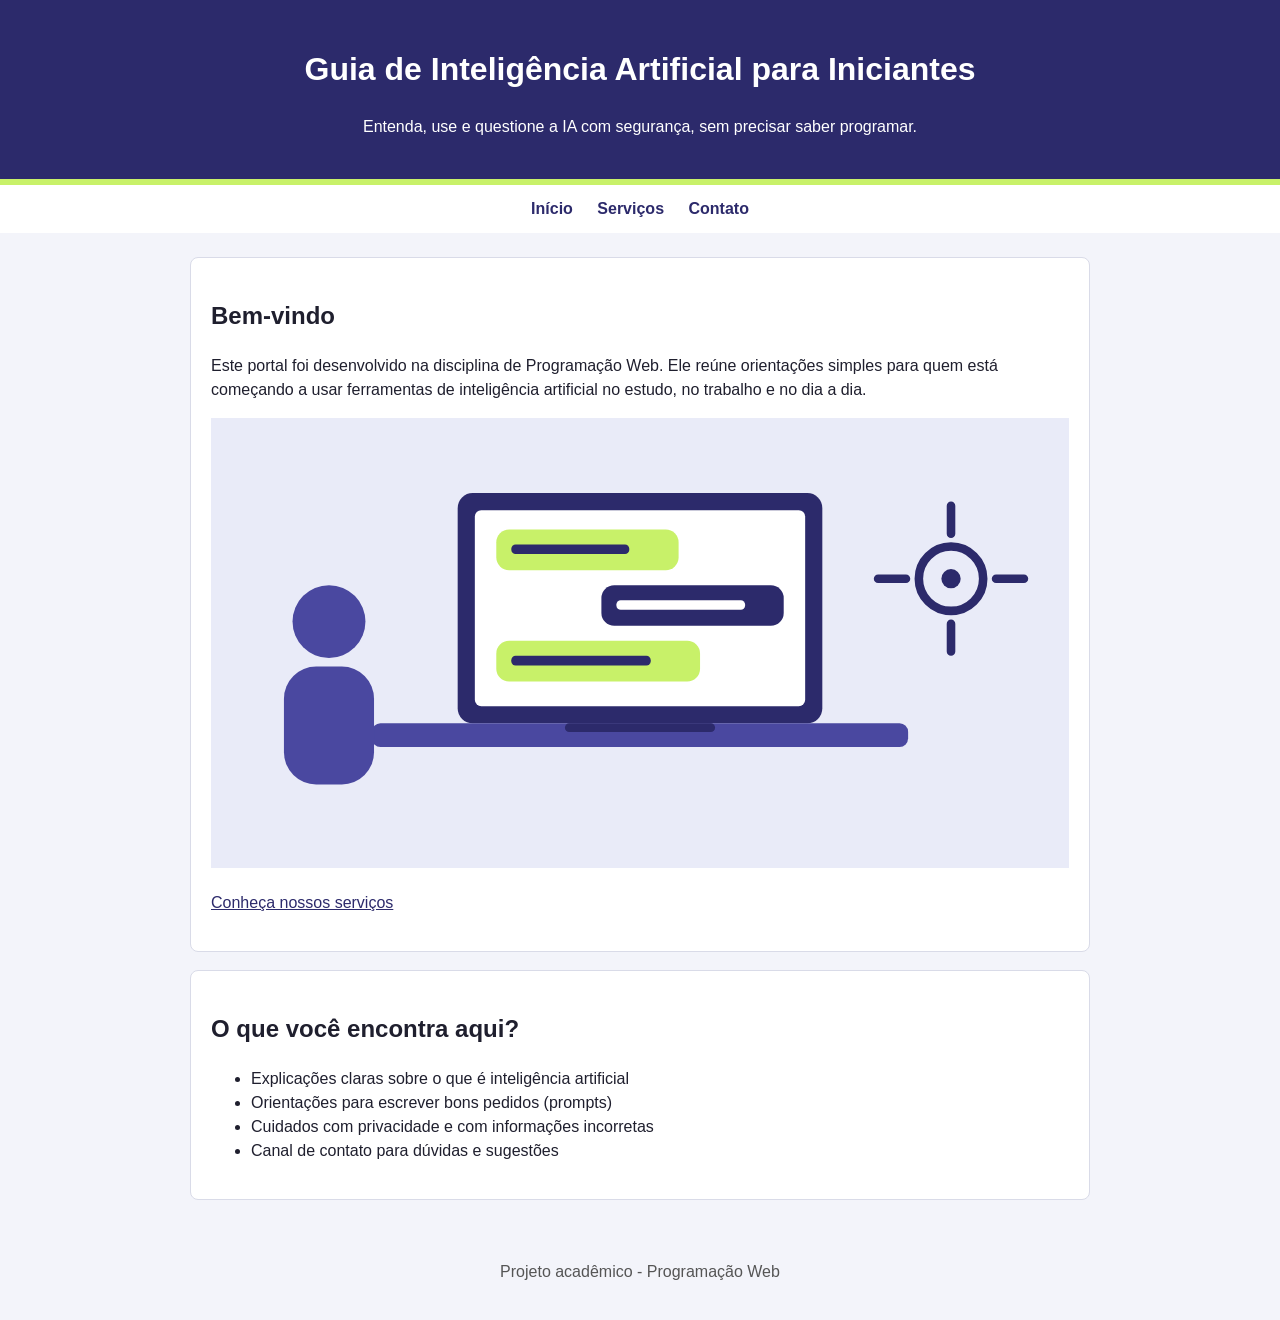
<file: index.html>
<!DOCTYPE html>
<html lang="pt-BR">
<head>
  <meta charset="UTF-8">
  <meta name="viewport" content="width=device-width, initial-scale=1.0">
  <title>Guia de IA para Iniciantes</title>
  <link rel="icon" type="image/svg+xml" href="img/favicon.svg">
  <link rel="stylesheet" href="css/style.css">
</head>
<body>
  <header>
    <h1>Guia de Inteligência Artificial para Iniciantes</h1>
    <p>Entenda, use e questione a IA com segurança, sem precisar saber programar.</p>
  </header>

  <nav>
    <a href="index.html">Início</a>
    <a href="servicos.html">Serviços</a>
    <a href="contato.html">Contato</a>
  </nav>

  <main>
    <section>
      <h2>Bem-vindo</h2>
      <p>Este portal foi desenvolvido na disciplina de Programação Web. Ele reúne orientações simples para quem está começando a usar ferramentas de inteligência artificial no estudo, no trabalho e no dia a dia.</p>
      <img src="img/portal.svg" alt="Pessoa conversando com um assistente de inteligência artificial em um computador">
      <p><a href="servicos.html">Conheça nossos serviços</a></p>
    </section>

    <section>
      <h2>O que você encontra aqui?</h2>
      <ul>
        <li>Explicações claras sobre o que é inteligência artificial</li>
        <li>Orientações para escrever bons pedidos (prompts)</li>
        <li>Cuidados com privacidade e com informações incorretas</li>
        <li>Canal de contato para dúvidas e sugestões</li>
      </ul>
    </section>
  </main>

  <footer>
    <p>Projeto acadêmico - Programação Web</p>
  </footer>
</body>
</html>
</file>
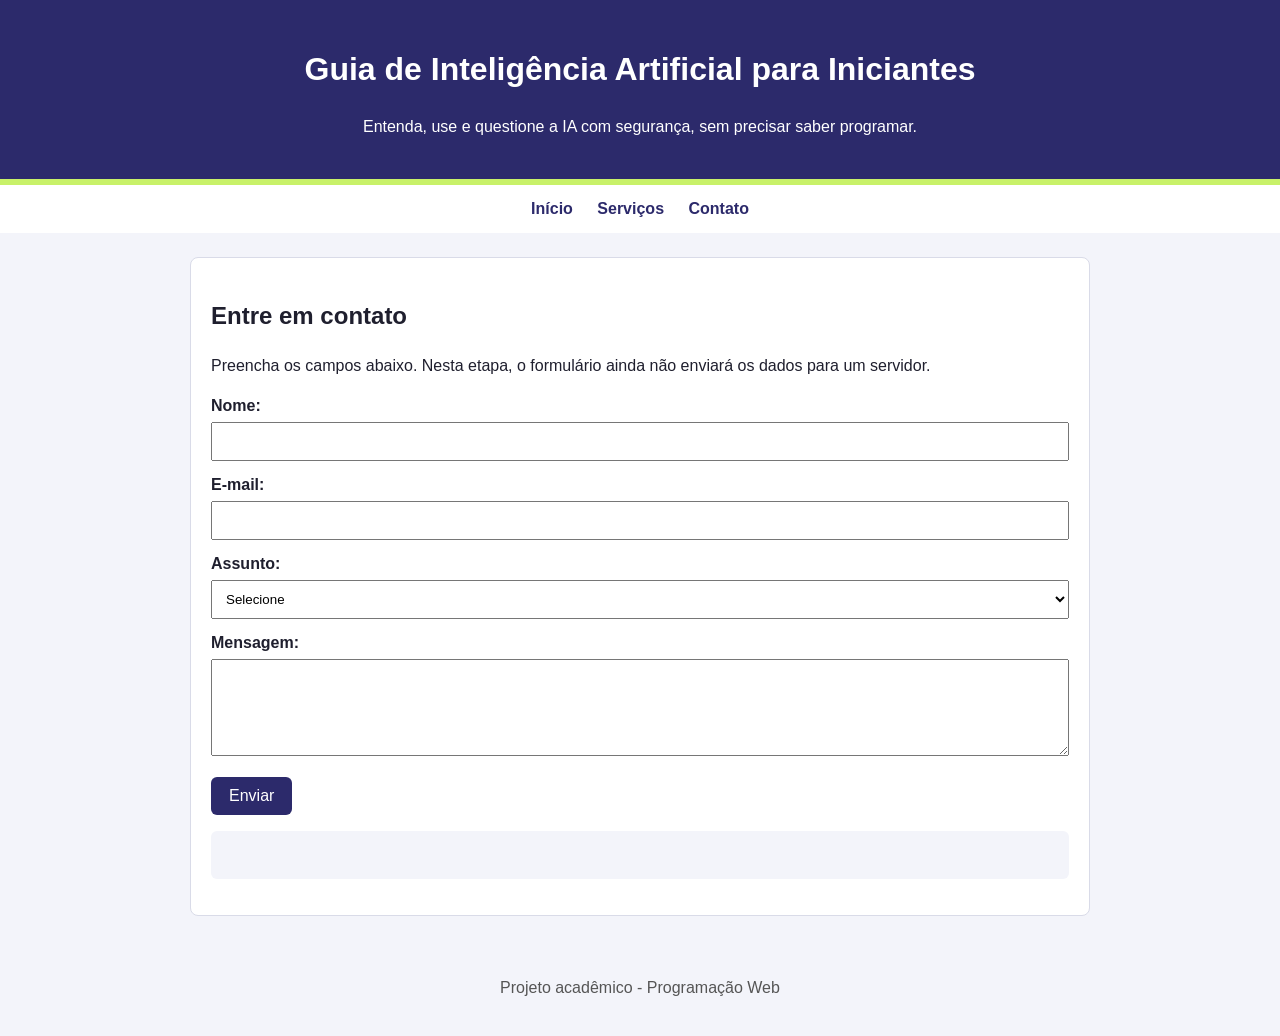
<file: contato.html>
<!DOCTYPE html>
<html lang="pt-BR">
<head>
  <meta charset="UTF-8">
  <meta name="viewport" content="width=device-width, initial-scale=1.0">
  <title>Contato - Guia de IA para Iniciantes</title>
  <link rel="icon" type="image/svg+xml" href="img/favicon.svg">
  <link rel="stylesheet" href="css/style.css">
</head>
<body>
  <header>
    <a href="index.html">
      <h1>Guia de Inteligência Artificial para Iniciantes</h1>
    </a>
    <p>Entenda, use e questione a IA com segurança, sem precisar saber programar.</p>
  </header>

  <nav>
    <a href="index.html">Início</a>
    <a href="servicos.html">Serviços</a>
    <a href="contato.html">Contato</a>
  </nav>

  <main>
    <section>
      <h2>Entre em contato</h2>
      <p>Preencha os campos abaixo. Nesta etapa, o formulário ainda não enviará os dados para um servidor.</p>

      <form id="formContato">
        <label for="nome">Nome:</label>
        <input type="text" id="nome" name="nome" required>

        <label for="email">E-mail:</label>
        <input type="email" id="email" name="email" required>

        <label for="assunto">Assunto:</label>
        <select id="assunto" name="assunto" required>
          <option value="">Selecione</option>
          <option value="duvida">Dúvida</option>
          <option value="solicitacao">Solicitação</option>
          <option value="sugestao">Sugestão</option>
        </select>

        <label for="mensagem">Mensagem:</label>
        <textarea id="mensagem" name="mensagem" rows="5" required></textarea>

        <button type="submit">Enviar</button>
        <p id="mensagemForm" aria-live="polite"></p>
      </form>
    </section>
  </main>

  <footer>
    <p>Projeto acadêmico - Programação Web</p>
  </footer>

  <script src="js/contato.js"></script>
</body>
</html>
</file>
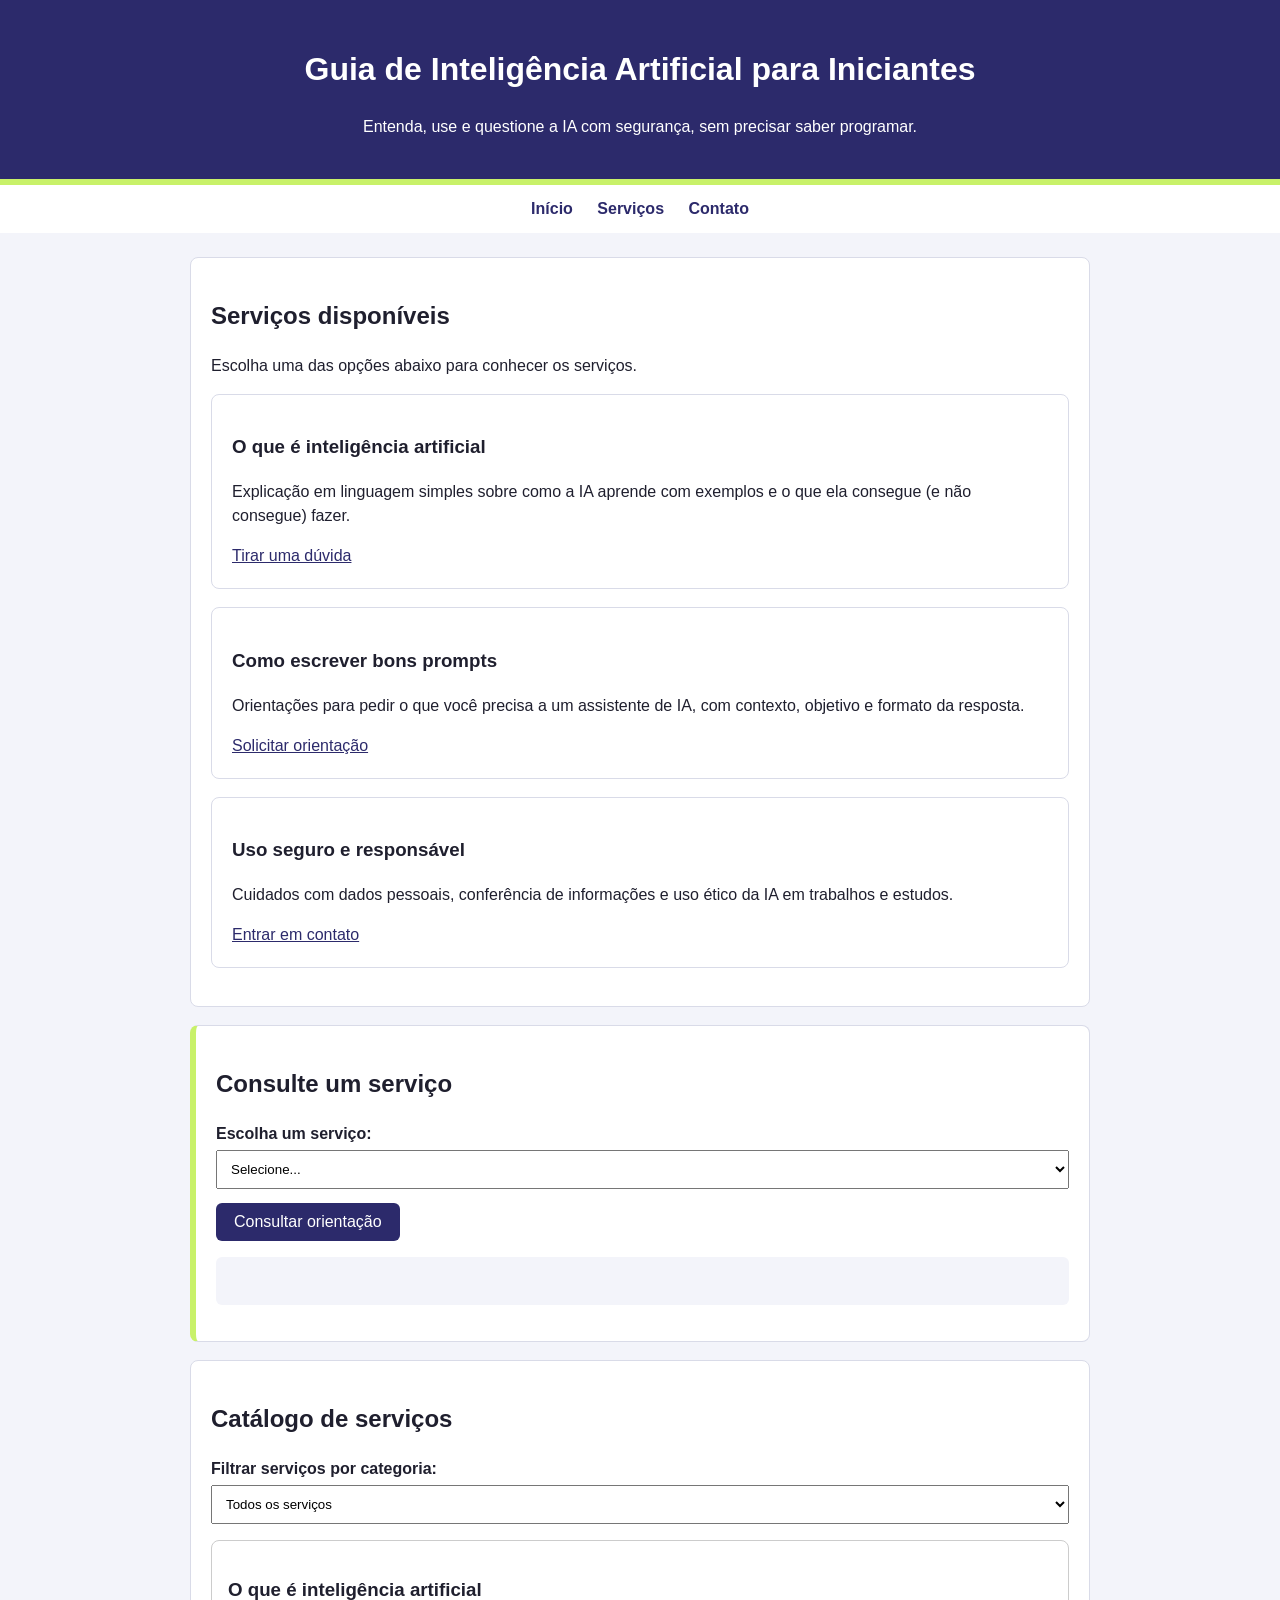
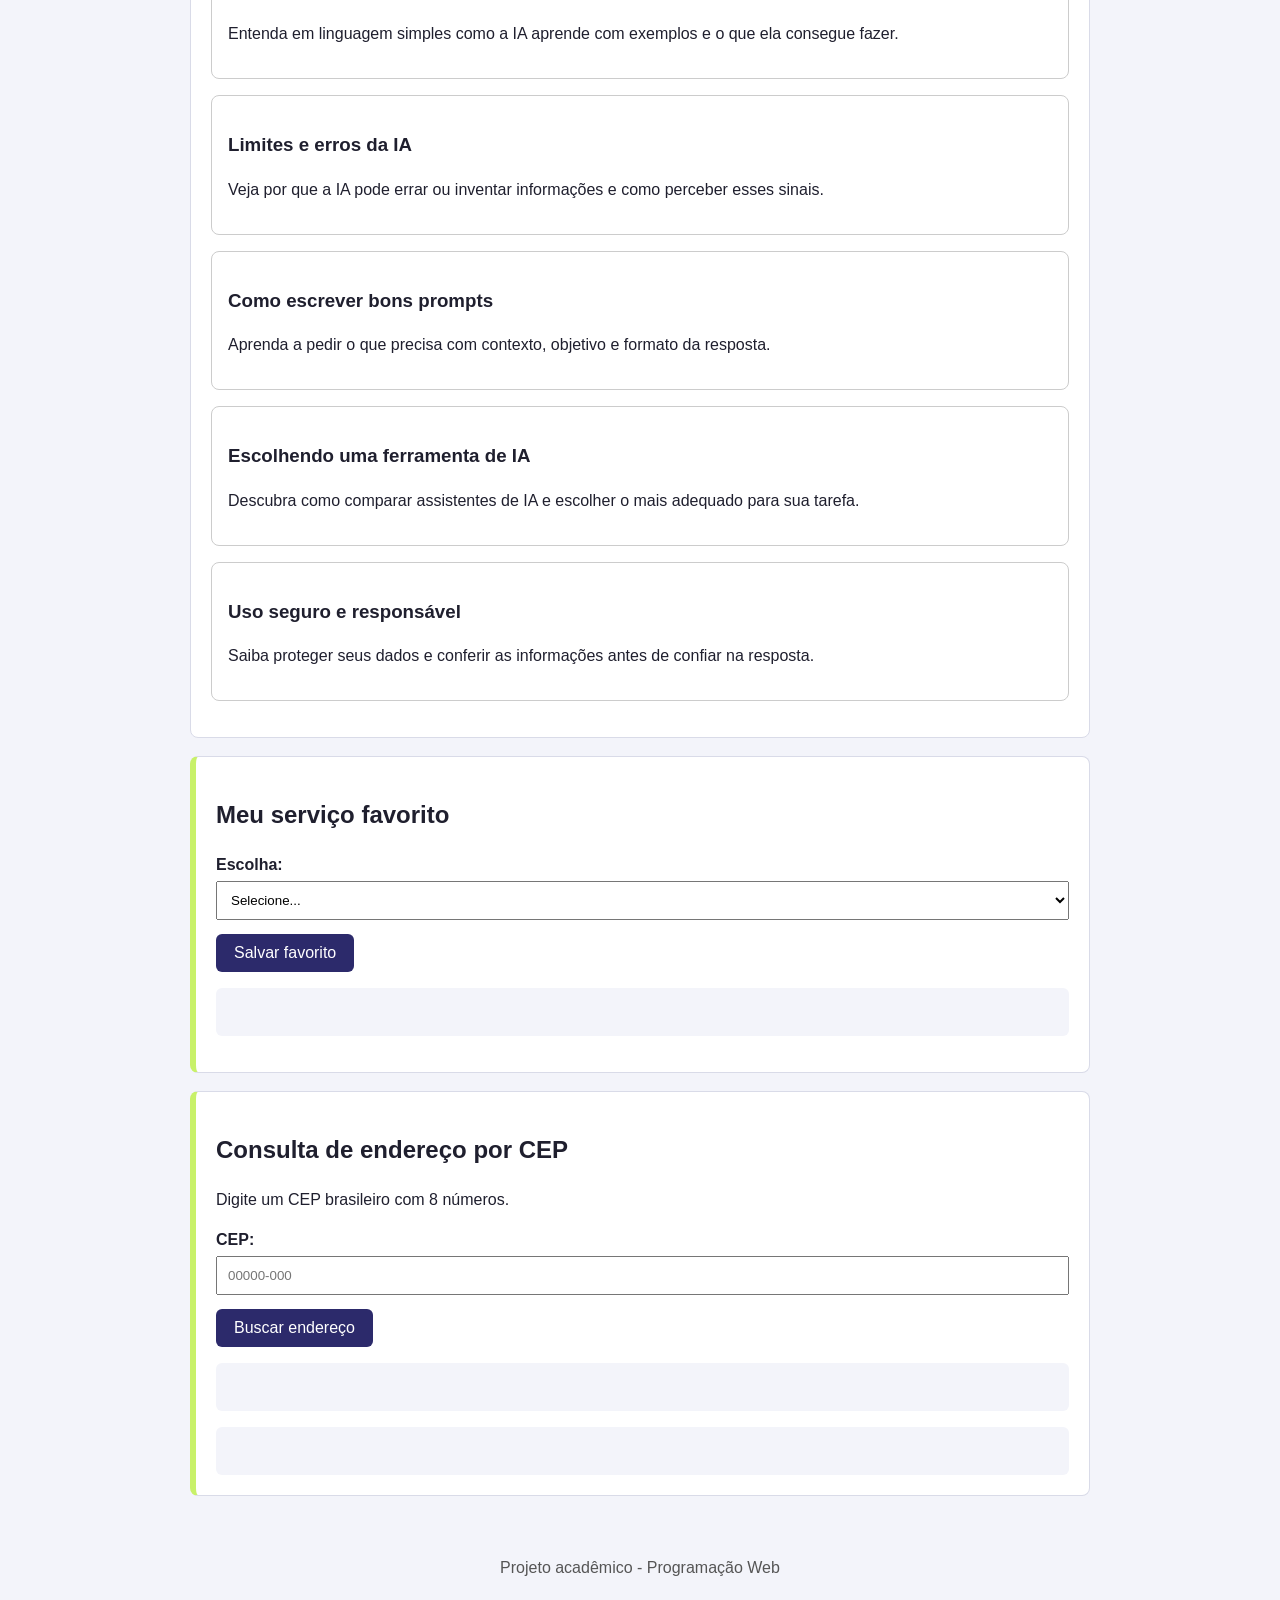
<file: servicos.html>
<!DOCTYPE html>
<html lang="pt-BR">
<head>
  <meta charset="UTF-8">
  <meta name="viewport" content="width=device-width, initial-scale=1.0">
  <title>Serviços - Guia de IA para Iniciantes</title>
  <link rel="icon" type="image/svg+xml" href="img/favicon.svg">
  <link rel="stylesheet" href="css/style.css">
</head>
<body>
  <header>
    <a href="index.html">
      <h1>Guia de Inteligência Artificial para Iniciantes</h1>
    </a>
    <p>Entenda, use e questione a IA com segurança, sem precisar saber programar.</p>
  </header>

  <nav>
    <a href="index.html">Início</a>
    <a href="servicos.html">Serviços</a>
    <a href="contato.html">Contato</a>
  </nav>

  <main>
    <section>
      <h2>Serviços disponíveis</h2>
      <p>Escolha uma das opções abaixo para conhecer os serviços.</p>

      <article>
        <h3>O que é inteligência artificial</h3>
        <p>Explicação em linguagem simples sobre como a IA aprende com exemplos e o que ela consegue (e não consegue) fazer.</p>
        <a href="contato.html">Tirar uma dúvida</a>
      </article>

      <article>
        <h3>Como escrever bons prompts</h3>
        <p>Orientações para pedir o que você precisa a um assistente de IA, com contexto, objetivo e formato da resposta.</p>
        <a href="contato.html">Solicitar orientação</a>
      </article>

      <article>
        <h3>Uso seguro e responsável</h3>
        <p>Cuidados com dados pessoais, conferência de informações e uso ético da IA em trabalhos e estudos.</p>
        <a href="contato.html">Entrar em contato</a>
      </article>
    </section>

    <section class="consulta-servico">
      <h2>Consulte um serviço</h2>
      <label for="servico">Escolha um serviço:</label>
      <select id="servico">
        <option value="">Selecione...</option>
        <option value="o-que-e-ia">O que é inteligência artificial</option>
        <option value="prompts">Como escrever bons prompts</option>
        <option value="seguranca">Uso seguro e responsável</option>
      </select>
      <button id="btnConsultar" type="button">Consultar orientação</button>
      <p id="resultado" aria-live="polite"></p>
    </section>
    <section>
      <h2>Catálogo de serviços</h2>

      <label for="filtroCategoria">Filtrar serviços por categoria:</label>
      <select id="filtroCategoria">
        <option value="todos">Todos os serviços</option>
        <option value="fundamentos">Fundamentos</option>
        <option value="pratica">Prática</option>
        <option value="seguranca">Segurança</option>
      </select>
      <p id="mensagemFiltro" aria-live="polite"></p>

      <div id="listaServicos"></div>
    </section>
<section class="preferencia">
      <h2>Meu serviço favorito</h2>
      <label for="servicoFavorito">Escolha:</label>
      <select id="servicoFavorito">
        <option value="">Selecione...</option>
        <option value="o-que-e-ia">O que é inteligência artificial</option>
        <option value="limites">Limites e erros da IA</option>
        <option value="prompts">Como escrever bons prompts</option>
        <option value="ferramentas">Escolhendo uma ferramenta de IA</option>
        <option value="seguranca">Uso seguro e responsável</option>
      </select>
      <button id="btnSalvarFavorito" type="button">Salvar favorito</button>
      <p id="favoritoSalvo" aria-live="polite"></p>
    </section>

    <section class="consulta-cep">
      <h2>Consulta de endereço por CEP</h2>
      <p>Digite um CEP brasileiro com 8 números.</p>
      <label for="cep">CEP:</label>
      <input id="cep" type="text" inputmode="numeric" maxlength="9"
        placeholder="00000-000">
      <button id="btnBuscarCep" type="button">Buscar endereço</button>
      <p id="statusCep" aria-live="polite"></p>
      <div id="resultadoCep"></div>
    </section>
  </main>

  <footer>
    <p>Projeto acadêmico - Programação Web</p>
  </footer>

  <script src="js/script.js"></script>
  <script src="js/cep.js"></script>
</body>
</html>
</file>
<file: css/style.css>
body {
  font-family: Arial, sans-serif;
  margin: 0;
  background-color: #f3f4fa;
  color: #1f1f2e;
  line-height: 1.5;
}

header {
  background-color: #2c2a6b;
  color: white;
  padding: 24px;
  text-align: center;
  border-bottom: 6px solid #c8f169;
}

header a {
  color: white;
  text-decoration: underline;
  text-decoration-color: transparent;
  text-decoration-thickness: 2px;
  text-underline-offset: 6px;
  transition: text-decoration-color 0.3s;
}

header a:hover,
header a:focus {
  text-decoration-color: #c8f169;
}

nav {
  background-color: #ffffff;
  padding: 12px;
  text-align: center;
}

nav a {
  color: #2c2a6b;
  margin: 0 10px;
  text-decoration: none;
  font-weight: bold;
}

nav a:hover,
nav a:focus {
  text-decoration: underline;
}

main {
  width: 90%;
  max-width: 900px;
  margin: 24px auto;
}

section, article {
  background-color: white;
  padding: 20px;
  margin-bottom: 18px;
  border: 1px solid #d9dbe8;
  border-radius: 8px;
}

img {
  max-width: 100%;
  height: auto;
}

a {
  color: #2c2a6b;
}

label {
  display: block;
  margin-top: 12px;
  font-weight: bold;
}

input, select, textarea {
  width: 100%;
  padding: 10px;
  margin-top: 4px;
  box-sizing: border-box;
}

button {
  margin-top: 14px;
  padding: 10px 18px;
  cursor: pointer;
  background-color: #2c2a6b;
  color: white;
  border: none;
  border-radius: 6px;
  font-size: 1rem;
}

button:hover {
  background-color: #4a48a0;
}

input:focus, select:focus, textarea:focus, button:focus, a:focus {
  outline: 3px solid #c8f169;
  outline-offset: 2px;
}

/* Aula 08: consulta de serviço */
.consulta-servico {
  border-left: 6px solid #c8f169;
}

#resultado {
  margin-top: 16px;
  padding: 12px;
  background-color: #f3f4fa;
  border-radius: 6px;
  min-height: 1.5em;
}

/* Aula 10: cards criados pelo JavaScript */
.card-servico {
  border: 1px solid #ccc;
  border-radius: 8px;
  padding: 1rem;
  margin-bottom: 1rem;
}

/* Aula 12: mensagem do formulário */
#mensagemForm {
  margin-top: 16px;
  padding: 12px;
  background-color: #f3f4fa;
  border-radius: 6px;
  min-height: 1.5em;
}

/* Aula 13: preferência salva no navegador */
#favoritoSalvo {
  margin-top: 16px;
  padding: 12px;
  background-color: #f3f4fa;
  border-radius: 6px;
  min-height: 1.5em;
}

.preferencia {
  border-left: 6px solid #c8f169;
}
/* Atividade Final: consulta de CEP com API */
.consulta-cep {
  border-left: 6px solid #c8f169;
}

#statusCep,
#resultadoCep {
  margin-top: 16px;
  padding: 12px;
  background-color: #f3f4fa;
  border-radius: 6px;
  min-height: 1.5em;
}

#resultadoCep {
  font-weight: bold;
  overflow-wrap: anywhere;
}

footer {
  text-align: center;
  padding: 20px;
  color: #555555;
}
</file>
